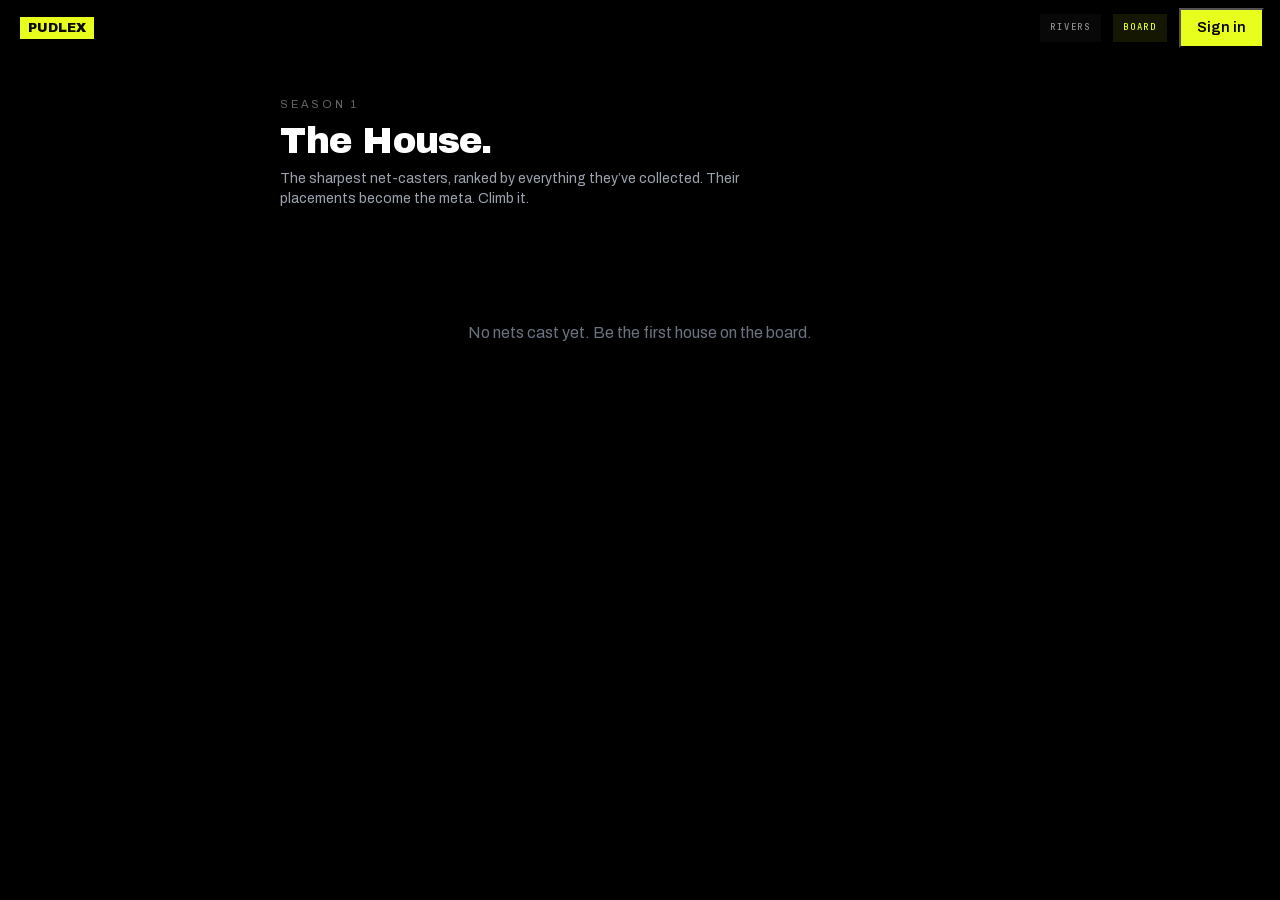
<file: board/index.html>
<!DOCTYPE html><html lang="en" class="__variable_385830 __variable_93a132 __variable_898c26"><head><meta charSet="utf-8"/><meta name="viewport" content="width=device-width, initial-scale=1"/><link rel="preload" href="/assets/static/media/1a4aa50920b5315c-s.p.woff2" as="font" crossorigin="" type="font/woff2"/><link rel="preload" href="/assets/static/media/558ca1a6aa3cb55e-s.p.woff2" as="font" crossorigin="" type="font/woff2"/><link rel="preload" href="/assets/static/media/982ceffe7b733b3b-s.p.woff2" as="font" crossorigin="" type="font/woff2"/><link rel="stylesheet" href="/assets/static/css/627334b8e54f6586.css" crossorigin="" data-precedence="next"/><link rel="preload" as="script" fetchPriority="low" href="/assets/static/chunks/webpack-fb1dd754b20d0b60.js" crossorigin=""/><script src="/assets/static/chunks/fd9d1056-9602952dcebc05e1.js" async="" crossorigin=""></script><script src="/assets/static/chunks/938-850f3031fa46179f.js" async="" crossorigin=""></script><script src="/assets/static/chunks/main-app-39285e99ff42f25f.js" async="" crossorigin=""></script><script src="/assets/static/chunks/569-a1d5a1772470de24.js" async=""></script><script src="/assets/static/chunks/204-f08cbc5531b054f8.js" async=""></script><script src="/assets/static/chunks/app/board/page-e82736666c242050.js" async=""></script><script src="/assets/static/chunks/app/layout-d813e65243a22c86.js" async=""></script><meta name="theme-color" content="#000000"/><title>PUDLEX — Be the house</title><meta name="description" content="Every trade on Robinhood Chain pays a fee, and somebody collects it. PUDLEX maps the rivers of memecoin volume live so you can cast liquidity where they flood — and be the one collecting."/><meta property="og:title" content="PUDLEX — Be the house"/><meta property="og:description" content="Stop being exit liquidity. Cast nets where the volume floods and collect the fees."/><meta property="og:type" content="website"/><meta name="twitter:card" content="summary"/><meta name="twitter:title" content="PUDLEX — Be the house"/><meta name="twitter:description" content="Every trade on Robinhood Chain pays a fee, and somebody collects it. PUDLEX maps the rivers of memecoin volume live so you can cast liquidity where they flood — and be the one collecting."/><link rel="icon" href="/icon.svg?8e9d4cee1e11420c" type="image/svg+xml" sizes="any"/><meta name="next-size-adjust"/><script src="/assets/static/chunks/polyfills-c67a75d1b6f99dc8.js" crossorigin="" noModule=""></script></head><body class="font-sans"><div class="min-h-screen text-white"><nav class="border-b border-dash bg-black/90 backdrop-blur-md sticky top-0 z-30"><div class="max-w-[1760px] mx-auto pl-3.5 pr-3 md:pl-5 md:pr-4 h-14 flex items-center justify-between"><a class="flex items-center gap-2.5" href="/"><span class="display text-[13px] leading-none bg-acid text-acidink px-2 pt-[5px] pb-1">PUDLEX</span></a><div class="flex items-center gap-2.5 md:gap-3"><a class="eyebrow border px-2.5 py-[7px] transition-colors text-white/55 border-hair bg-surface hover:text-acid hover:border-acid/35" href="/rivers">Rivers</a><a class="eyebrow border px-2.5 py-[7px] transition-colors text-acid border-acid/35 bg-acid/[0.09]" href="/board">Board</a><div class="w-24 h-9 bg-white/5 animate-pulse"></div></div></div></nav><main class="max-w-3xl mx-auto px-4 md:px-6 py-10"><div class="mb-8"><div class="text-[11px] uppercase tracking-[0.25em] text-white/40 mb-2">Season 1</div><h1 class="font-display text-3xl md:text-4xl tracking-tight">The House.</h1><p class="text-gray-400 mt-2 text-sm max-w-lg">The sharpest net-casters, ranked by everything they’ve collected. Their placements become the meta. Climb it.</p></div><div class="py-20 text-center text-gray-500 animate-pulse">Counting the take…</div></main></div><script src="/assets/static/chunks/webpack-fb1dd754b20d0b60.js" crossorigin="" async=""></script><script>(self.__next_f=self.__next_f||[]).push([0]);self.__next_f.push([2,null])</script><script>self.__next_f.push([1,"1:HL[\"/assets/static/media/1a4aa50920b5315c-s.p.woff2\",\"font\",{\"crossOrigin\":\"\",\"type\":\"font/woff2\"}]\n2:HL[\"/assets/static/media/558ca1a6aa3cb55e-s.p.woff2\",\"font\",{\"crossOrigin\":\"\",\"type\":\"font/woff2\"}]\n3:HL[\"/assets/static/media/982ceffe7b733b3b-s.p.woff2\",\"font\",{\"crossOrigin\":\"\",\"type\":\"font/woff2\"}]\n4:HL[\"/assets/static/css/627334b8e54f6586.css\",\"style\",{\"crossOrigin\":\"\"}]\n0:\"$L5\"\n"])</script><script>self.__next_f.push([1,"6:I[7690,[],\"\"]\n8:I[7831,[],\"\"]\n9:I[3002,[\"569\",\"static/chunks/569-a1d5a1772470de24.js\",\"204\",\"static/chunks/204-f08cbc5531b054f8.js\",\"745\",\"static/chunks/app/board/page-e82736666c242050.js\"],\"\"]\na:I[5613,[],\"\"]\nb:I[1778,[],\"\"]\nc:I[797,[\"185\",\"static/chunks/app/layout-d813e65243a22c86.js\"],\"Providers\"]\ne:I[8955,[],\"\"]\n"])</script><script>self.__next_f.push([1,"5:[[[\"$\",\"link\",\"0\",{\"rel\":\"stylesheet\",\"href\":\"/assets/static/css/627334b8e54f6586.css\",\"precedence\":\"next\",\"crossOrigin\":\"\"}]],[\"$\",\"$L6\",null,{\"buildId\":\"7Tp47NVAmPUcI1o3EGN26\",\"assetPrefix\":\"\",\"initialCanonicalUrl\":\"/board\",\"initialTree\":[\"\",{\"children\":[\"board\",{\"children\":[\"__PAGE__\",{}]}]},\"$undefined\",\"$undefined\",true],\"initialSeedData\":[\"\",{\"children\":[\"board\",{\"children\":[\"__PAGE__\",{},[\"$L7\",[\"$\",\"$L8\",null,{\"propsForComponent\":{\"params\":{}},\"Component\":\"$9\",\"isStaticGeneration\":true}],null]]},[\"$\",\"$La\",null,{\"parallelRouterKey\":\"children\",\"segmentPath\":[\"children\",\"board\",\"children\"],\"loading\":\"$undefined\",\"loadingStyles\":\"$undefined\",\"loadingScripts\":\"$undefined\",\"hasLoading\":false,\"error\":\"$undefined\",\"errorStyles\":\"$undefined\",\"errorScripts\":\"$undefined\",\"template\":[\"$\",\"$Lb\",null,{}],\"templateStyles\":\"$undefined\",\"templateScripts\":\"$undefined\",\"notFound\":\"$undefined\",\"notFoundStyles\":\"$undefined\",\"styles\":null}]]},[null,[\"$\",\"html\",null,{\"lang\":\"en\",\"className\":\"__variable_385830 __variable_93a132 __variable_898c26\",\"children\":[\"$\",\"body\",null,{\"className\":\"font-sans\",\"children\":[\"$\",\"$Lc\",null,{\"children\":[\"$\",\"$La\",null,{\"parallelRouterKey\":\"children\",\"segmentPath\":[\"children\"],\"loading\":\"$undefined\",\"loadingStyles\":\"$undefined\",\"loadingScripts\":\"$undefined\",\"hasLoading\":false,\"error\":\"$undefined\",\"errorStyles\":\"$undefined\",\"errorScripts\":\"$undefined\",\"template\":[\"$\",\"$Lb\",null,{}],\"templateStyles\":\"$undefined\",\"templateScripts\":\"$undefined\",\"notFound\":[[\"$\",\"title\",null,{\"children\":\"404: This page could not be found.\"}],[\"$\",\"div\",null,{\"style\":{\"fontFamily\":\"system-ui,\\\"Segoe UI\\\",Roboto,Helvetica,Arial,sans-serif,\\\"Apple Color Emoji\\\",\\\"Segoe UI Emoji\\\"\",\"height\":\"100vh\",\"textAlign\":\"center\",\"display\":\"flex\",\"flexDirection\":\"column\",\"alignItems\":\"center\",\"justifyContent\":\"center\"},\"children\":[\"$\",\"div\",null,{\"children\":[[\"$\",\"style\",null,{\"dangerouslySetInnerHTML\":{\"__html\":\"body{color:#000;background:#fff;margin:0}.next-error-h1{border-right:1px ethid rgba(0,0,0,.3)}@media (prefers-color-scheme:dark){body{color:#fff;background:#000}.next-error-h1{border-right:1px ethid rgba(255,255,255,.3)}}\"}}],[\"$\",\"h1\",null,{\"className\":\"next-error-h1\",\"style\":{\"display\":\"inline-block\",\"margin\":\"0 20px 0 0\",\"padding\":\"0 23px 0 0\",\"fontSize\":24,\"fontWeight\":500,\"verticalAlign\":\"top\",\"lineHeight\":\"49px\"},\"children\":\"404\"}],[\"$\",\"div\",null,{\"style\":{\"display\":\"inline-block\"},\"children\":[\"$\",\"h2\",null,{\"style\":{\"fontSize\":14,\"fontWeight\":400,\"lineHeight\":\"49px\",\"margin\":0},\"children\":\"This page could not be found.\"}]}]]}]}]],\"notFoundStyles\":[],\"styles\":null}]}]}]}],null]],\"initialHead\":[false,\"$Ld\"],\"globalErrorComponent\":\"$e\"}]]\n"])</script><script>self.__next_f.push([1,"d:[[\"$\",\"meta\",\"0\",{\"name\":\"viewport\",\"content\":\"width=device-width, initial-scale=1\"}],[\"$\",\"meta\",\"1\",{\"name\":\"theme-color\",\"content\":\"#000000\"}],[\"$\",\"meta\",\"2\",{\"charSet\":\"utf-8\"}],[\"$\",\"title\",\"3\",{\"children\":\"PUDLEX — Be the house\"}],[\"$\",\"meta\",\"4\",{\"name\":\"description\",\"content\":\"Every trade on Robinhood Chain pays a fee, and somebody collects it. PUDLEX maps the rivers of memecoin volume live so you can cast liquidity where they flood — and be the one collecting.\"}],[\"$\",\"meta\",\"5\",{\"property\":\"og:title\",\"content\":\"PUDLEX — Be the house\"}],[\"$\",\"meta\",\"6\",{\"property\":\"og:description\",\"content\":\"Stop being exit liquidity. Cast nets where the volume floods and collect the fees.\"}],[\"$\",\"meta\",\"7\",{\"property\":\"og:type\",\"content\":\"website\"}],[\"$\",\"meta\",\"8\",{\"name\":\"twitter:card\",\"content\":\"summary\"}],[\"$\",\"meta\",\"9\",{\"name\":\"twitter:title\",\"content\":\"PUDLEX — Be the house\"}],[\"$\",\"meta\",\"10\",{\"name\":\"twitter:description\",\"content\":\"Every trade on Robinhood Chain pays a fee, and somebody collects it. PUDLEX maps the rivers of memecoin volume live so you can cast liquidity where they flood — and be the one collecting.\"}],[\"$\",\"link\",\"11\",{\"rel\":\"icon\",\"href\":\"/icon.svg?8e9d4cee1e11420c\",\"type\":\"image/svg+xml\",\"sizes\":\"any\"}],[\"$\",\"meta\",\"12\",{\"name\":\"next-size-adjust\"}]]\n"])</script><script>self.__next_f.push([1,"7:null\n"])</script><script>self.__next_f.push([1,""])</script>  <script src="/wallet.js"></script>
 </body></html>
</file>
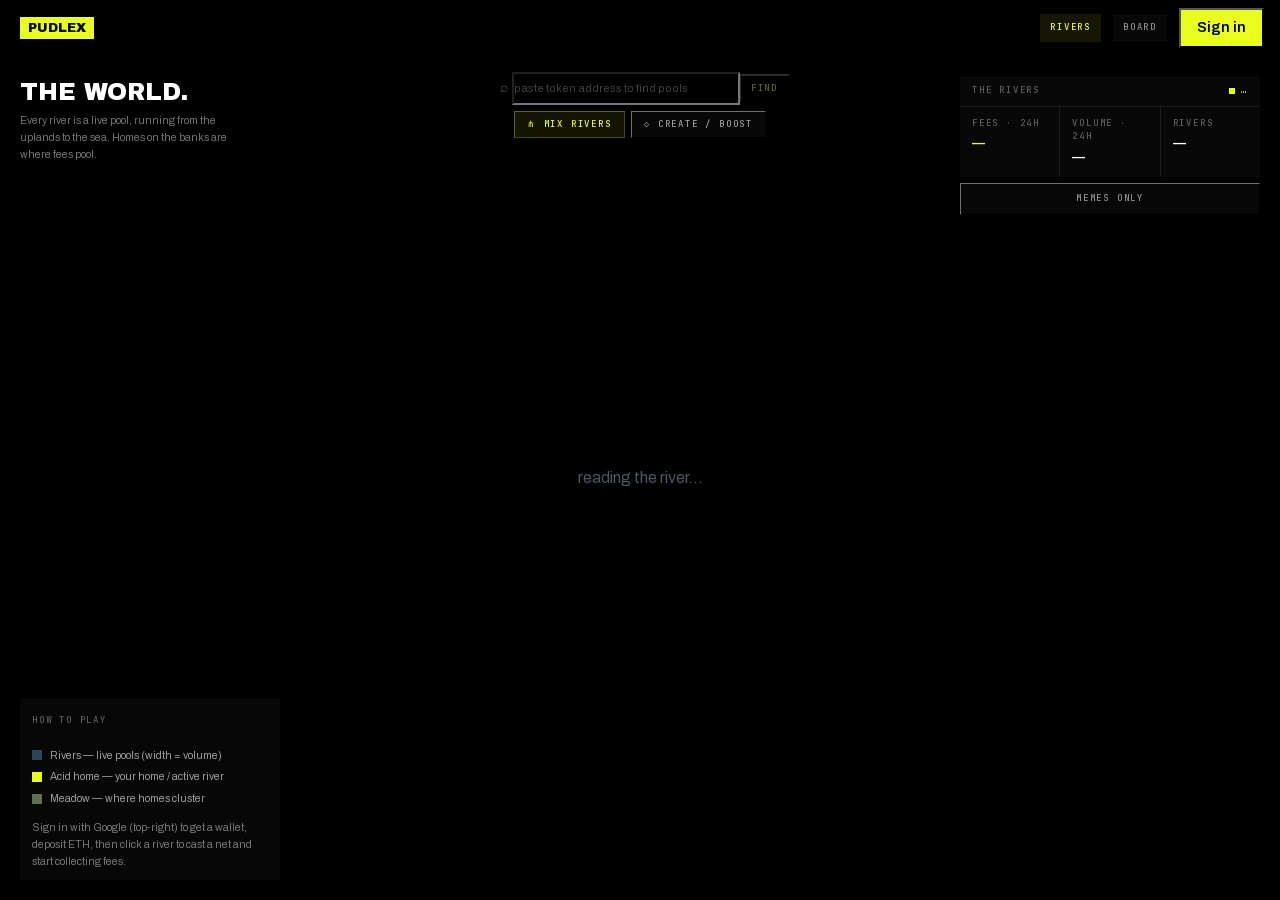
<file: rivers/index.html>
<!DOCTYPE html><html lang="en" class="__variable_385830 __variable_93a132 __variable_898c26"><head><meta charSet="utf-8"/><meta name="viewport" content="width=device-width, initial-scale=1"/><link rel="preload" href="/assets/static/media/1a4aa50920b5315c-s.p.woff2" as="font" crossorigin="" type="font/woff2"/><link rel="preload" href="/assets/static/media/558ca1a6aa3cb55e-s.p.woff2" as="font" crossorigin="" type="font/woff2"/><link rel="preload" href="/assets/static/media/982ceffe7b733b3b-s.p.woff2" as="font" crossorigin="" type="font/woff2"/><link rel="stylesheet" href="/assets/static/css/627334b8e54f6586.css" crossorigin="" data-precedence="next"/><link rel="preload" as="script" fetchPriority="low" href="/assets/static/chunks/webpack-fb1dd754b20d0b60.js" crossorigin=""/><script src="/assets/static/chunks/fd9d1056-9602952dcebc05e1.js" async="" crossorigin=""></script><script src="/assets/static/chunks/938-850f3031fa46179f.js" async="" crossorigin=""></script><script src="/assets/static/chunks/main-app-39285e99ff42f25f.js" async="" crossorigin=""></script><script src="/assets/static/chunks/569-a1d5a1772470de24.js" async=""></script><script src="/assets/static/chunks/204-f08cbc5531b054f8.js" async=""></script><script src="/assets/static/chunks/app/rivers/page-ed1322dc528c654b.js" async=""></script><script src="/assets/static/chunks/app/layout-d813e65243a22c86.js" async=""></script><meta name="theme-color" content="#000000"/><title>PUDLEX — Be the house</title><meta name="description" content="Every trade on Robinhood Chain pays a fee, and somebody collects it. PUDLEX maps the rivers of memecoin volume live so you can cast liquidity where they flood — and be the one collecting."/><meta property="og:title" content="PUDLEX — Be the house"/><meta property="og:description" content="Stop being exit liquidity. Cast nets where the volume floods and collect the fees."/><meta property="og:type" content="website"/><meta name="twitter:card" content="summary"/><meta name="twitter:title" content="PUDLEX — Be the house"/><meta name="twitter:description" content="Every trade on Robinhood Chain pays a fee, and somebody collects it. PUDLEX maps the rivers of memecoin volume live so you can cast liquidity where they flood — and be the one collecting."/><link rel="icon" href="/icon.svg?8e9d4cee1e11420c" type="image/svg+xml" sizes="any"/><meta name="next-size-adjust"/><script src="/assets/static/chunks/polyfills-c67a75d1b6f99dc8.js" crossorigin="" noModule=""></script></head><body class="font-sans"><div class="h-screen flex flex-col text-white overflow-hidden"><nav class="border-b border-dash bg-black/90 backdrop-blur-md sticky top-0 z-30"><div class="max-w-[1760px] mx-auto pl-3.5 pr-3 md:pl-5 md:pr-4 h-14 flex items-center justify-between"><a class="flex items-center gap-2.5" href="/"><span class="display text-[13px] leading-none bg-acid text-acidink px-2 pt-[5px] pb-1">PUDLEX</span></a><div class="flex items-center gap-2.5 md:gap-3"><a class="eyebrow border px-2.5 py-[7px] transition-colors text-acid border-acid/35 bg-acid/[0.09]" href="/rivers">Rivers</a><a class="eyebrow border px-2.5 py-[7px] transition-colors text-white/55 border-hair bg-surface hover:text-acid hover:border-acid/35" href="/board">Board</a><div class="w-24 h-9 bg-white/5 animate-pulse"></div></div></div></nav><div class="relative flex-1 overflow-hidden"><div class="absolute inset-0 flex items-center justify-center text-gray-600 animate-pulse">reading the river…</div><div class="pointer-events-none absolute inset-0 z-[6] opacity-[0.04] mix-blend-soft-light" style="background-image:url(&quot;data:image/svg+xml,%3Csvg xmlns=&#x27;http://www.w3.org/2000/svg&#x27; width=&#x27;140&#x27; height=&#x27;140&#x27;%3E%3Cfilter id=&#x27;n&#x27;%3E%3CfeTurbulence type=&#x27;fractalNoise&#x27; baseFrequency=&#x27;0.9&#x27; numOctaves=&#x27;2&#x27;/%3E%3C/filter%3E%3Crect width=&#x27;100%25&#x27; height=&#x27;100%25&#x27; filter=&#x27;url(%23n)&#x27;/%3E%3C/svg%3E&quot;)"></div><div class="pointer-events-none absolute top-4 left-4 md:top-5 md:left-5 z-10 max-w-[230px]"><h1 class="display text-xl md:text-2xl">The World.</h1><p class="text-[10.5px] text-white/45 mt-1 leading-relaxed">Every river is a live pool, running from the uplands to the sea. Homes on the banks are where fees pool.</p></div><div class="pointer-events-none absolute top-3 md:top-4 left-1/2 -translate-x-1/2 z-20 flex flex-col items-center gap-1.5"><div class="pointer-events-auto"><div class="relative w-[300px] max-w-[70vw]"><div class="flex items-center border border-hair bg-black/70 backdrop-blur-md"><span class="pl-2.5 pr-1 text-white/35 text-sm">⌕</span><input placeholder="paste token address to find pools" spellCheck="false" class="flex-1 bg-transparent py-1.5 text-[11px] mono outline-none placeholder:text-white/25 text-white" value=""/><button disabled="" class="eyebrow px-2.5 py-1.5 text-acid hover:bg-white/[0.05] disabled:opacity-40 border-l border-hair">Find</button></div></div></div><div class="flex items-center gap-1.5"><button class="pointer-events-auto eyebrow px-3 py-1.5 border border-acid/35 bg-acid/[0.08] text-acid hover:bg-acid/[0.14] transition-colors">⋔ Mix rivers</button><button class="pointer-events-auto eyebrow px-3 py-1.5 border border-hair bg-surface text-white/60 hover:text-acid hover:border-acid/35 transition-colors">◇ Create / Boost</button></div></div><div class="pointer-events-auto absolute top-4 right-4 md:top-5 md:right-5 z-10 w-[300px]"><div class="grid grid-cols-3 gap-px bg-line border border-line"><div class="col-span-3 bg-surface px-3 py-2 flex items-center justify-between"><span class="eyebrow text-white/35">The rivers</span><span class="eyebrow text-acid flex items-center gap-1.5"><span class="w-1.5 h-1.5 bg-acid inline-block"></span>…</span></div><div class="bg-surface px-3 py-2.5 min-w-0"><div class="eyebrow text-white/35 mb-1">Fees · 24h</div><div class="text-[13px] font-bold mono tnum truncate text-acid">—</div></div><div class="bg-surface px-3 py-2.5 min-w-0"><div class="eyebrow text-white/35 mb-1">Volume · 24h</div><div class="text-[13px] font-bold mono tnum truncate text-white">—</div></div><div class="bg-surface px-3 py-2.5 min-w-0"><div class="eyebrow text-white/35 mb-1">Rivers</div><div class="text-[13px] font-bold mono tnum truncate text-white">—</div></div></div><button class="mt-1.5 w-full eyebrow px-3 py-2 border transition-colors text-white/55 border-hair bg-surface hover:text-acid hover:border-acid/35">Memes only</button></div><div class="pointer-events-auto absolute bottom-4 left-4 md:bottom-5 md:left-5 z-10 w-[260px] border border-line bg-surface/95 backdrop-blur-md"><div class="px-3 py-2 border-b border-line"><span class="eyebrow text-white/35">How to play</span></div><div class="px-3 py-2.5 space-y-1.5"><div class="flex items-center gap-2"><span class="w-2.5 h-2.5 shrink-0" style="background:#2c4553"></span><span class="text-[10.5px] text-white/60">Rivers — live pools (width = volume)</span></div><div class="flex items-center gap-2"><span class="w-2.5 h-2.5 shrink-0" style="background:#e8ff1e"></span><span class="text-[10.5px] text-white/60">Acid home — your home / active river</span></div><div class="flex items-center gap-2"><span class="w-2.5 h-2.5 shrink-0" style="background:#5f6f4d"></span><span class="text-[10.5px] text-white/60">Meadow — where homes cluster</span></div><p class="text-[10.5px] text-white/45 leading-relaxed pt-1.5 border-t border-line mt-2">Sign in with Google (top-right) to get a wallet, deposit ETH, then click a river to cast a net and start collecting fees.</p></div></div></div></div><script src="/assets/static/chunks/webpack-fb1dd754b20d0b60.js" crossorigin="" async=""></script><script>(self.__next_f=self.__next_f||[]).push([0]);self.__next_f.push([2,null])</script><script>self.__next_f.push([1,"1:HL[\"/assets/static/media/1a4aa50920b5315c-s.p.woff2\",\"font\",{\"crossOrigin\":\"\",\"type\":\"font/woff2\"}]\n2:HL[\"/assets/static/media/558ca1a6aa3cb55e-s.p.woff2\",\"font\",{\"crossOrigin\":\"\",\"type\":\"font/woff2\"}]\n3:HL[\"/assets/static/media/982ceffe7b733b3b-s.p.woff2\",\"font\",{\"crossOrigin\":\"\",\"type\":\"font/woff2\"}]\n4:HL[\"/assets/static/css/627334b8e54f6586.css\",\"style\",{\"crossOrigin\":\"\"}]\n0:\"$L5\"\n"])</script><script>self.__next_f.push([1,"6:I[7690,[],\"\"]\n8:I[7831,[],\"\"]\n9:I[6588,[\"569\",\"static/chunks/569-a1d5a1772470de24.js\",\"204\",\"static/chunks/204-f08cbc5531b054f8.js\",\"778\",\"static/chunks/app/rivers/page-ed1322dc528c654b.js\"],\"\"]\na:I[5613,[],\"\"]\nb:I[1778,[],\"\"]\nc:I[797,[\"185\",\"static/chunks/app/layout-d813e65243a22c86.js\"],\"Providers\"]\ne:I[8955,[],\"\"]\n"])</script><script>self.__next_f.push([1,"5:[[[\"$\",\"link\",\"0\",{\"rel\":\"stylesheet\",\"href\":\"/assets/static/css/627334b8e54f6586.css\",\"precedence\":\"next\",\"crossOrigin\":\"\"}]],[\"$\",\"$L6\",null,{\"buildId\":\"7Tp47NVAmPUcI1o3EGN26\",\"assetPrefix\":\"\",\"initialCanonicalUrl\":\"/rivers\",\"initialTree\":[\"\",{\"children\":[\"rivers\",{\"children\":[\"__PAGE__\",{}]}]},\"$undefined\",\"$undefined\",true],\"initialSeedData\":[\"\",{\"children\":[\"rivers\",{\"children\":[\"__PAGE__\",{},[\"$L7\",[\"$\",\"$L8\",null,{\"propsForComponent\":{\"params\":{}},\"Component\":\"$9\",\"isStaticGeneration\":true}],null]]},[\"$\",\"$La\",null,{\"parallelRouterKey\":\"children\",\"segmentPath\":[\"children\",\"rivers\",\"children\"],\"loading\":\"$undefined\",\"loadingStyles\":\"$undefined\",\"loadingScripts\":\"$undefined\",\"hasLoading\":false,\"error\":\"$undefined\",\"errorStyles\":\"$undefined\",\"errorScripts\":\"$undefined\",\"template\":[\"$\",\"$Lb\",null,{}],\"templateStyles\":\"$undefined\",\"templateScripts\":\"$undefined\",\"notFound\":\"$undefined\",\"notFoundStyles\":\"$undefined\",\"styles\":null}]]},[null,[\"$\",\"html\",null,{\"lang\":\"en\",\"className\":\"__variable_385830 __variable_93a132 __variable_898c26\",\"children\":[\"$\",\"body\",null,{\"className\":\"font-sans\",\"children\":[\"$\",\"$Lc\",null,{\"children\":[\"$\",\"$La\",null,{\"parallelRouterKey\":\"children\",\"segmentPath\":[\"children\"],\"loading\":\"$undefined\",\"loadingStyles\":\"$undefined\",\"loadingScripts\":\"$undefined\",\"hasLoading\":false,\"error\":\"$undefined\",\"errorStyles\":\"$undefined\",\"errorScripts\":\"$undefined\",\"template\":[\"$\",\"$Lb\",null,{}],\"templateStyles\":\"$undefined\",\"templateScripts\":\"$undefined\",\"notFound\":[[\"$\",\"title\",null,{\"children\":\"404: This page could not be found.\"}],[\"$\",\"div\",null,{\"style\":{\"fontFamily\":\"system-ui,\\\"Segoe UI\\\",Roboto,Helvetica,Arial,sans-serif,\\\"Apple Color Emoji\\\",\\\"Segoe UI Emoji\\\"\",\"height\":\"100vh\",\"textAlign\":\"center\",\"display\":\"flex\",\"flexDirection\":\"column\",\"alignItems\":\"center\",\"justifyContent\":\"center\"},\"children\":[\"$\",\"div\",null,{\"children\":[[\"$\",\"style\",null,{\"dangerouslySetInnerHTML\":{\"__html\":\"body{color:#000;background:#fff;margin:0}.next-error-h1{border-right:1px ethid rgba(0,0,0,.3)}@media (prefers-color-scheme:dark){body{color:#fff;background:#000}.next-error-h1{border-right:1px ethid rgba(255,255,255,.3)}}\"}}],[\"$\",\"h1\",null,{\"className\":\"next-error-h1\",\"style\":{\"display\":\"inline-block\",\"margin\":\"0 20px 0 0\",\"padding\":\"0 23px 0 0\",\"fontSize\":24,\"fontWeight\":500,\"verticalAlign\":\"top\",\"lineHeight\":\"49px\"},\"children\":\"404\"}],[\"$\",\"div\",null,{\"style\":{\"display\":\"inline-block\"},\"children\":[\"$\",\"h2\",null,{\"style\":{\"fontSize\":14,\"fontWeight\":400,\"lineHeight\":\"49px\",\"margin\":0},\"children\":\"This page could not be found.\"}]}]]}]}]],\"notFoundStyles\":[],\"styles\":null}]}]}]}],null]],\"initialHead\":[false,\"$Ld\"],\"globalErrorComponent\":\"$e\"}]]\n"])</script><script>self.__next_f.push([1,"d:[[\"$\",\"meta\",\"0\",{\"name\":\"viewport\",\"content\":\"width=device-width, initial-scale=1\"}],[\"$\",\"meta\",\"1\",{\"name\":\"theme-color\",\"content\":\"#000000\"}],[\"$\",\"meta\",\"2\",{\"charSet\":\"utf-8\"}],[\"$\",\"title\",\"3\",{\"children\":\"PUDLEX — Be the house\"}],[\"$\",\"meta\",\"4\",{\"name\":\"description\",\"content\":\"Every trade on Robinhood Chain pays a fee, and somebody collects it. PUDLEX maps the rivers of memecoin volume live so you can cast liquidity where they flood — and be the one collecting.\"}],[\"$\",\"meta\",\"5\",{\"property\":\"og:title\",\"content\":\"PUDLEX — Be the house\"}],[\"$\",\"meta\",\"6\",{\"property\":\"og:description\",\"content\":\"Stop being exit liquidity. Cast nets where the volume floods and collect the fees.\"}],[\"$\",\"meta\",\"7\",{\"property\":\"og:type\",\"content\":\"website\"}],[\"$\",\"meta\",\"8\",{\"name\":\"twitter:card\",\"content\":\"summary\"}],[\"$\",\"meta\",\"9\",{\"name\":\"twitter:title\",\"content\":\"PUDLEX — Be the house\"}],[\"$\",\"meta\",\"10\",{\"name\":\"twitter:description\",\"content\":\"Every trade on Robinhood Chain pays a fee, and somebody collects it. PUDLEX maps the rivers of memecoin volume live so you can cast liquidity where they flood — and be the one collecting.\"}],[\"$\",\"link\",\"11\",{\"rel\":\"icon\",\"href\":\"/icon.svg?8e9d4cee1e11420c\",\"type\":\"image/svg+xml\",\"sizes\":\"any\"}],[\"$\",\"meta\",\"12\",{\"name\":\"next-size-adjust\"}]]\n"])</script><script>self.__next_f.push([1,"7:null\n"])</script><script>self.__next_f.push([1,""])</script>  <script src="/wallet.js"></script>
 </body></html>
</file>
<file: assets/static/css/627334b8e54f6586.css>
@font-face{font-family:__Archivo_385830;font-style:normal;font-weight:400;font-stretch:100%;font-display:swap;src:url(/assets/static/media/b06b356f834173cc-s.woff2) format("woff2");unicode-range:U+0102-0103,U+0110-0111,U+0128-0129,U+0168-0169,U+01a0-01a1,U+01af-01b0,U+0300-0301,U+0303-0304,U+0308-0309,U+0323,U+0329,U+1ea0-1ef9,U+20ab}@font-face{font-family:__Archivo_385830;font-style:normal;font-weight:400;font-stretch:100%;font-display:swap;src:url(/assets/static/media/23d669af23d19c95-s.woff2) format("woff2");unicode-range:U+0100-02ba,U+02bd-02c5,U+02c7-02cc,U+02ce-02d7,U+02dd-02ff,U+0304,U+0308,U+0329,U+1d00-1dbf,U+1e00-1e9f,U+1ef2-1eff,U+2020,U+20a0-20ab,U+20ad-20c0,U+2113,U+2c60-2c7f,U+a720-a7ff}@font-face{font-family:__Archivo_385830;font-style:normal;font-weight:400;font-stretch:100%;font-display:swap;src:url(/assets/static/media/1a4aa50920b5315c-s.p.woff2) format("woff2");unicode-range:U+00??,U+0131,U+0152-0153,U+02bb-02bc,U+02c6,U+02da,U+02dc,U+0304,U+0308,U+0329,U+2000-206f,U+20ac,U+2122,U+2191,U+2193,U+2212,U+2215,U+feff,U+fffd}@font-face{font-family:__Archivo_385830;font-style:normal;font-weight:500;font-stretch:100%;font-display:swap;src:url(/assets/static/media/b06b356f834173cc-s.woff2) format("woff2");unicode-range:U+0102-0103,U+0110-0111,U+0128-0129,U+0168-0169,U+01a0-01a1,U+01af-01b0,U+0300-0301,U+0303-0304,U+0308-0309,U+0323,U+0329,U+1ea0-1ef9,U+20ab}@font-face{font-family:__Archivo_385830;font-style:normal;font-weight:500;font-stretch:100%;font-display:swap;src:url(/assets/static/media/23d669af23d19c95-s.woff2) format("woff2");unicode-range:U+0100-02ba,U+02bd-02c5,U+02c7-02cc,U+02ce-02d7,U+02dd-02ff,U+0304,U+0308,U+0329,U+1d00-1dbf,U+1e00-1e9f,U+1ef2-1eff,U+2020,U+20a0-20ab,U+20ad-20c0,U+2113,U+2c60-2c7f,U+a720-a7ff}@font-face{font-family:__Archivo_385830;font-style:normal;font-weight:500;font-stretch:100%;font-display:swap;src:url(/assets/static/media/1a4aa50920b5315c-s.p.woff2) format("woff2");unicode-range:U+00??,U+0131,U+0152-0153,U+02bb-02bc,U+02c6,U+02da,U+02dc,U+0304,U+0308,U+0329,U+2000-206f,U+20ac,U+2122,U+2191,U+2193,U+2212,U+2215,U+feff,U+fffd}@font-face{font-family:__Archivo_385830;font-style:normal;font-weight:600;font-stretch:100%;font-display:swap;src:url(/assets/static/media/b06b356f834173cc-s.woff2) format("woff2");unicode-range:U+0102-0103,U+0110-0111,U+0128-0129,U+0168-0169,U+01a0-01a1,U+01af-01b0,U+0300-0301,U+0303-0304,U+0308-0309,U+0323,U+0329,U+1ea0-1ef9,U+20ab}@font-face{font-family:__Archivo_385830;font-style:normal;font-weight:600;font-stretch:100%;font-display:swap;src:url(/assets/static/media/23d669af23d19c95-s.woff2) format("woff2");unicode-range:U+0100-02ba,U+02bd-02c5,U+02c7-02cc,U+02ce-02d7,U+02dd-02ff,U+0304,U+0308,U+0329,U+1d00-1dbf,U+1e00-1e9f,U+1ef2-1eff,U+2020,U+20a0-20ab,U+20ad-20c0,U+2113,U+2c60-2c7f,U+a720-a7ff}@font-face{font-family:__Archivo_385830;font-style:normal;font-weight:600;font-stretch:100%;font-display:swap;src:url(/assets/static/media/1a4aa50920b5315c-s.p.woff2) format("woff2");unicode-range:U+00??,U+0131,U+0152-0153,U+02bb-02bc,U+02c6,U+02da,U+02dc,U+0304,U+0308,U+0329,U+2000-206f,U+20ac,U+2122,U+2191,U+2193,U+2212,U+2215,U+feff,U+fffd}@font-face{font-family:__Archivo_Fallback_385830;src:local("Arial");ascent-override:89.50%;descent-override:21.41%;line-gap-override:0.00%;size-adjust:98.10%}.__className_385830{font-family:__Archivo_385830,__Archivo_Fallback_385830;font-style:normal}.__variable_385830{--font-sans:"__Archivo_385830","__Archivo_Fallback_385830"}@font-face{font-family:__Archivo_Black_93a132;font-style:normal;font-weight:400;font-display:swap;src:url(/assets/static/media/b8bfb68ab9ab617c-s.woff2) format("woff2");unicode-range:U+0100-02ba,U+02bd-02c5,U+02c7-02cc,U+02ce-02d7,U+02dd-02ff,U+0304,U+0308,U+0329,U+1d00-1dbf,U+1e00-1e9f,U+1ef2-1eff,U+2020,U+20a0-20ab,U+20ad-20c0,U+2113,U+2c60-2c7f,U+a720-a7ff}@font-face{font-family:__Archivo_Black_93a132;font-style:normal;font-weight:400;font-display:swap;src:url(/assets/static/media/982ceffe7b733b3b-s.p.woff2) format("woff2");unicode-range:U+00??,U+0131,U+0152-0153,U+02bb-02bc,U+02c6,U+02da,U+02dc,U+0304,U+0308,U+0329,U+2000-206f,U+20ac,U+2122,U+2191,U+2193,U+2212,U+2215,U+feff,U+fffd}@font-face{font-family:__Archivo_Black_Fallback_93a132;src:local("Arial");ascent-override:70.34%;descent-override:16.82%;line-gap-override:0.00%;size-adjust:124.83%}.__className_93a132{font-family:__Archivo_Black_93a132,__Archivo_Black_Fallback_93a132;font-weight:400;font-style:normal}.__variable_93a132{--font-display:"__Archivo_Black_93a132","__Archivo_Black_Fallback_93a132"}@font-face{font-family:__JetBrains_Mono_898c26;font-style:normal;font-weight:400;font-display:swap;src:url(/assets/static/media/edc640959b0c7826-s.woff2) format("woff2");unicode-range:U+0460-052f,U+1c80-1c8a,U+20b4,U+2de0-2dff,U+a640-a69f,U+fe2e-fe2f}@font-face{font-family:__JetBrains_Mono_898c26;font-style:normal;font-weight:400;font-display:swap;src:url(/assets/static/media/ac0e76ddaeeb7981-s.woff2) format("woff2");unicode-range:U+0301,U+0400-045f,U+0490-0491,U+04b0-04b1,U+2116}@font-face{font-family:__JetBrains_Mono_898c26;font-style:normal;font-weight:400;font-display:swap;src:url(/assets/static/media/64d784ea54a4acde-s.woff2) format("woff2");unicode-range:U+0370-0377,U+037a-037f,U+0384-038a,U+038c,U+038e-03a1,U+03a3-03ff}@font-face{font-family:__JetBrains_Mono_898c26;font-style:normal;font-weight:400;font-display:swap;src:url(/assets/static/media/ff71da380fbe67dd-s.woff2) format("woff2");unicode-range:U+0102-0103,U+0110-0111,U+0128-0129,U+0168-0169,U+01a0-01a1,U+01af-01b0,U+0300-0301,U+0303-0304,U+0308-0309,U+0323,U+0329,U+1ea0-1ef9,U+20ab}@font-face{font-family:__JetBrains_Mono_898c26;font-style:normal;font-weight:400;font-display:swap;src:url(/assets/static/media/6d831b18ae5b01dc-s.woff2) format("woff2");unicode-range:U+0100-02ba,U+02bd-02c5,U+02c7-02cc,U+02ce-02d7,U+02dd-02ff,U+0304,U+0308,U+0329,U+1d00-1dbf,U+1e00-1e9f,U+1ef2-1eff,U+2020,U+20a0-20ab,U+20ad-20c0,U+2113,U+2c60-2c7f,U+a720-a7ff}@font-face{font-family:__JetBrains_Mono_898c26;font-style:normal;font-weight:400;font-display:swap;src:url(/assets/static/media/558ca1a6aa3cb55e-s.p.woff2) format("woff2");unicode-range:U+00??,U+0131,U+0152-0153,U+02bb-02bc,U+02c6,U+02da,U+02dc,U+0304,U+0308,U+0329,U+2000-206f,U+20ac,U+2122,U+2191,U+2193,U+2212,U+2215,U+feff,U+fffd}@font-face{font-family:__JetBrains_Mono_898c26;font-style:normal;font-weight:500;font-display:swap;src:url(/assets/static/media/edc640959b0c7826-s.woff2) format("woff2");unicode-range:U+0460-052f,U+1c80-1c8a,U+20b4,U+2de0-2dff,U+a640-a69f,U+fe2e-fe2f}@font-face{font-family:__JetBrains_Mono_898c26;font-style:normal;font-weight:500;font-display:swap;src:url(/assets/static/media/ac0e76ddaeeb7981-s.woff2) format("woff2");unicode-range:U+0301,U+0400-045f,U+0490-0491,U+04b0-04b1,U+2116}@font-face{font-family:__JetBrains_Mono_898c26;font-style:normal;font-weight:500;font-display:swap;src:url(/assets/static/media/64d784ea54a4acde-s.woff2) format("woff2");unicode-range:U+0370-0377,U+037a-037f,U+0384-038a,U+038c,U+038e-03a1,U+03a3-03ff}@font-face{font-family:__JetBrains_Mono_898c26;font-style:normal;font-weight:500;font-display:swap;src:url(/assets/static/media/ff71da380fbe67dd-s.woff2) format("woff2");unicode-range:U+0102-0103,U+0110-0111,U+0128-0129,U+0168-0169,U+01a0-01a1,U+01af-01b0,U+0300-0301,U+0303-0304,U+0308-0309,U+0323,U+0329,U+1ea0-1ef9,U+20ab}@font-face{font-family:__JetBrains_Mono_898c26;font-style:normal;font-weight:500;font-display:swap;src:url(/assets/static/media/6d831b18ae5b01dc-s.woff2) format("woff2");unicode-range:U+0100-02ba,U+02bd-02c5,U+02c7-02cc,U+02ce-02d7,U+02dd-02ff,U+0304,U+0308,U+0329,U+1d00-1dbf,U+1e00-1e9f,U+1ef2-1eff,U+2020,U+20a0-20ab,U+20ad-20c0,U+2113,U+2c60-2c7f,U+a720-a7ff}@font-face{font-family:__JetBrains_Mono_898c26;font-style:normal;font-weight:500;font-display:swap;src:url(/assets/static/media/558ca1a6aa3cb55e-s.p.woff2) format("woff2");unicode-range:U+00??,U+0131,U+0152-0153,U+02bb-02bc,U+02c6,U+02da,U+02dc,U+0304,U+0308,U+0329,U+2000-206f,U+20ac,U+2122,U+2191,U+2193,U+2212,U+2215,U+feff,U+fffd}@font-face{font-family:__JetBrains_Mono_898c26;font-style:normal;font-weight:700;font-display:swap;src:url(/assets/static/media/edc640959b0c7826-s.woff2) format("woff2");unicode-range:U+0460-052f,U+1c80-1c8a,U+20b4,U+2de0-2dff,U+a640-a69f,U+fe2e-fe2f}@font-face{font-family:__JetBrains_Mono_898c26;font-style:normal;font-weight:700;font-display:swap;src:url(/assets/static/media/ac0e76ddaeeb7981-s.woff2) format("woff2");unicode-range:U+0301,U+0400-045f,U+0490-0491,U+04b0-04b1,U+2116}@font-face{font-family:__JetBrains_Mono_898c26;font-style:normal;font-weight:700;font-display:swap;src:url(/assets/static/media/64d784ea54a4acde-s.woff2) format("woff2");unicode-range:U+0370-0377,U+037a-037f,U+0384-038a,U+038c,U+038e-03a1,U+03a3-03ff}@font-face{font-family:__JetBrains_Mono_898c26;font-style:normal;font-weight:700;font-display:swap;src:url(/assets/static/media/ff71da380fbe67dd-s.woff2) format("woff2");unicode-range:U+0102-0103,U+0110-0111,U+0128-0129,U+0168-0169,U+01a0-01a1,U+01af-01b0,U+0300-0301,U+0303-0304,U+0308-0309,U+0323,U+0329,U+1ea0-1ef9,U+20ab}@font-face{font-family:__JetBrains_Mono_898c26;font-style:normal;font-weight:700;font-display:swap;src:url(/assets/static/media/6d831b18ae5b01dc-s.woff2) format("woff2");unicode-range:U+0100-02ba,U+02bd-02c5,U+02c7-02cc,U+02ce-02d7,U+02dd-02ff,U+0304,U+0308,U+0329,U+1d00-1dbf,U+1e00-1e9f,U+1ef2-1eff,U+2020,U+20a0-20ab,U+20ad-20c0,U+2113,U+2c60-2c7f,U+a720-a7ff}@font-face{font-family:__JetBrains_Mono_898c26;font-style:normal;font-weight:700;font-display:swap;src:url(/assets/static/media/558ca1a6aa3cb55e-s.p.woff2) format("woff2");unicode-range:U+00??,U+0131,U+0152-0153,U+02bb-02bc,U+02c6,U+02da,U+02dc,U+0304,U+0308,U+0329,U+2000-206f,U+20ac,U+2122,U+2191,U+2193,U+2212,U+2215,U+feff,U+fffd}@font-face{font-family:__JetBrains_Mono_Fallback_898c26;src:local("Arial");ascent-override:75.04%;descent-override:22.07%;line-gap-override:0.00%;size-adjust:135.93%}.__className_898c26{font-family:__JetBrains_Mono_898c26,__JetBrains_Mono_Fallback_898c26;font-style:normal}.__variable_898c26{--font-mono:"__JetBrains_Mono_898c26","__JetBrains_Mono_Fallback_898c26"}*,:after,:before{--tw-border-spacing-x:0;--tw-border-spacing-y:0;--tw-translate-x:0;--tw-translate-y:0;--tw-rotate:0;--tw-skew-x:0;--tw-skew-y:0;--tw-scale-x:1;--tw-scale-y:1;--tw-pan-x: ;--tw-pan-y: ;--tw-pinch-zoom: ;--tw-scroll-snap-strictness:proximity;--tw-gradient-from-position: ;--tw-gradient-via-position: ;--tw-gradient-to-position: ;--tw-ordinal: ;--tw-slashed-zero: ;--tw-numeric-figure: ;--tw-numeric-spacing: ;--tw-numeric-fraction: ;--tw-ring-inset: ;--tw-ring-offset-width:0px;--tw-ring-offset-color:#fff;--tw-ring-color:rgba(59,130,246,.5);--tw-ring-offset-shadow:0 0 #0000;--tw-ring-shadow:0 0 #0000;--tw-shadow:0 0 #0000;--tw-shadow-colored:0 0 #0000;--tw-blur: ;--tw-brightness: ;--tw-contrast: ;--tw-grayscale: ;--tw-hue-rotate: ;--tw-invert: ;--tw-saturate: ;--tw-sepia: ;--tw-drop-shadow: ;--tw-backdrop-blur: ;--tw-backdrop-brightness: ;--tw-backdrop-contrast: ;--tw-backdrop-grayscale: ;--tw-backdrop-hue-rotate: ;--tw-backdrop-invert: ;--tw-backdrop-opacity: ;--tw-backdrop-saturate: ;--tw-backdrop-sepia: ;--tw-contain-size: ;--tw-contain-layout: ;--tw-contain-paint: ;--tw-contain-style: }::backdrop{--tw-border-spacing-x:0;--tw-border-spacing-y:0;--tw-translate-x:0;--tw-translate-y:0;--tw-rotate:0;--tw-skew-x:0;--tw-skew-y:0;--tw-scale-x:1;--tw-scale-y:1;--tw-pan-x: ;--tw-pan-y: ;--tw-pinch-zoom: ;--tw-scroll-snap-strictness:proximity;--tw-gradient-from-position: ;--tw-gradient-via-position: ;--tw-gradient-to-position: ;--tw-ordinal: ;--tw-slashed-zero: ;--tw-numeric-figure: ;--tw-numeric-spacing: ;--tw-numeric-fraction: ;--tw-ring-inset: ;--tw-ring-offset-width:0px;--tw-ring-offset-color:#fff;--tw-ring-color:rgba(59,130,246,.5);--tw-ring-offset-shadow:0 0 #0000;--tw-ring-shadow:0 0 #0000;--tw-shadow:0 0 #0000;--tw-shadow-colored:0 0 #0000;--tw-blur: ;--tw-brightness: ;--tw-contrast: ;--tw-grayscale: ;--tw-hue-rotate: ;--tw-invert: ;--tw-saturate: ;--tw-sepia: ;--tw-drop-shadow: ;--tw-backdrop-blur: ;--tw-backdrop-brightness: ;--tw-backdrop-contrast: ;--tw-backdrop-grayscale: ;--tw-backdrop-hue-rotate: ;--tw-backdrop-invert: ;--tw-backdrop-opacity: ;--tw-backdrop-saturate: ;--tw-backdrop-sepia: ;--tw-contain-size: ;--tw-contain-layout: ;--tw-contain-paint: ;--tw-contain-style: }/*
! tailwindcss v3.4.18 | MIT License | https://tailwindcss.com
*/*,:after,:before{box-sizing:border-box;border:0 ethid #e5e7eb}:after,:before{--tw-content:""}:host,html{line-height:1.5;-webkit-text-size-adjust:100%;-moz-tab-size:4;-o-tab-size:4;tab-size:4;font-family:var(--font-sans),system-ui,sans-serif;font-feature-settings:normal;font-variation-settings:normal;-webkit-tap-highlight-color:transparent}body{margin:0;line-height:inherit}hr{height:0;color:inherit;border-top-width:1px}abbr:where([title]){-webkit-text-decoration:underline dotted;text-decoration:underline dotted}h1,h2,h3,h4,h5,h6{font-size:inherit;font-weight:inherit}a{color:inherit;text-decoration:inherit}b,strong{font-weight:bolder}code,kbd,pre,samp{font-family:var(--font-mono),ui-monospace,monospace;font-feature-settings:normal;font-variation-settings:normal;font-size:1em}small{font-size:80%}sub,sup{font-size:75%;line-height:0;position:relative;vertical-align:baseline}sub{bottom:-.25em}sup{top:-.5em}table{text-indent:0;border-color:inherit;border-collapse:collapse}button,input,optgroup,select,textarea{font-family:inherit;font-feature-settings:inherit;font-variation-settings:inherit;font-size:100%;font-weight:inherit;line-height:inherit;letter-spacing:inherit;color:inherit;margin:0;padding:0}button,select{text-transform:none}button,input:where([type=button]),input:where([type=reset]),input:where([type=submit]){-webkit-appearance:button;background-color:transparent;background-image:none}:-moz-focusring{outline:auto}:-moz-ui-invalid{box-shadow:none}progress{vertical-align:baseline}::-webkit-inner-spin-button,::-webkit-outer-spin-button{height:auto}[type=search]{-webkit-appearance:textfield;outline-offset:-2px}::-webkit-search-decoration{-webkit-appearance:none}::-webkit-file-upload-button{-webkit-appearance:button;font:inherit}summary{display:list-item}blockquote,dd,dl,figure,h1,h2,h3,h4,h5,h6,hr,p,pre{margin:0}fieldset{margin:0}fieldset,legend{padding:0}menu,ol,ul{list-style:none;margin:0;padding:0}dialog{padding:0}textarea{resize:vertical}input::-moz-placeholder,textarea::-moz-placeholder{opacity:1;color:#9ca3af}input::placeholder,textarea::placeholder{opacity:1;color:#9ca3af}[role=button],button{cursor:pointer}:disabled{cursor:default}audio,canvas,embed,iframe,img,object,svg,video{display:block;vertical-align:middle}img,video{max-width:100%;height:auto}[hidden]:where(:not([hidden=until-found])){display:none}html{background:#000}body{--tw-bg-opacity:1;background-color:rgb(0 0 0/var(--tw-bg-opacity,1));--tw-text-opacity:1;color:rgb(255 255 255/var(--tw-text-opacity,1));-webkit-font-smoothing:antialiased;-moz-osx-font-smoothing:grayscale}:focus-visible{outline:2px ethid #e8ff1e;outline-offset:1px}.display{font-family:var(--font-display),Impact,sans-serif;letter-spacing:-.005em;line-height:.96}.display,.eyebrow{text-transform:uppercase}.eyebrow{font-family:var(--font-mono),monospace;font-size:9px;letter-spacing:.2em;font-weight:500}.container{width:100%}@media (min-width:640px){.container{max-width:640px}}@media (min-width:768px){.container{max-width:768px}}@media (min-width:1024px){.container{max-width:1024px}}@media (min-width:1280px){.container{max-width:1280px}}@media (min-width:1536px){.container{max-width:1536px}}.pointer-events-none{pointer-events:none}.pointer-events-auto{pointer-events:auto}.fixed{position:fixed}.absolute{position:absolute}.relative{position:relative}.sticky{position:sticky}.inset-0{inset:0}.bottom-4{bottom:1rem}.left-0{left:0}.left-1\/2{left:50%}.left-4{left:1rem}.right-0{right:0}.right-4{right:1rem}.top-0{top:0}.top-3{top:.75rem}.top-4{top:1rem}.top-full{top:100%}.z-10{z-index:10}.z-20{z-index:20}.z-30{z-index:30}.z-40{z-index:40}.z-50{z-index:50}.z-\[6\]{z-index:6}.col-span-3{grid-column:span 3/span 3}.mx-auto{margin-left:auto;margin-right:auto}.my-2\.5{margin-top:.625rem;margin-bottom:.625rem}.mb-0\.5{margin-bottom:.125rem}.mb-1{margin-bottom:.25rem}.mb-1\.5{margin-bottom:.375rem}.mb-2{margin-bottom:.5rem}.mb-2\.5{margin-bottom:.625rem}.mb-3{margin-bottom:.75rem}.mb-4{margin-bottom:1rem}.mb-5{margin-bottom:1.25rem}.mb-6{margin-bottom:1.5rem}.mb-8{margin-bottom:2rem}.mr-1{margin-right:.25rem}.mt-0\.5{margin-top:.125rem}.mt-1{margin-top:.25rem}.mt-1\.5{margin-top:.375rem}.mt-2{margin-top:.5rem}.mt-2\.5{margin-top:.625rem}.mt-3{margin-top:.75rem}.mt-4{margin-top:1rem}.mt-6{margin-top:1.5rem}.mt-8{margin-top:2rem}.mt-9{margin-top:2.25rem}.inline-block{display:inline-block}.flex{display:flex}.grid{display:grid}.hidden{display:none}.h-1\.5{height:.375rem}.h-14{height:3.5rem}.h-2\.5{height:.625rem}.h-3\.5{height:.875rem}.h-4{height:1rem}.h-5{height:1.25rem}.h-6{height:1.5rem}.h-8{height:2rem}.h-9{height:2.25rem}.h-full{height:100%}.h-screen{height:100vh}.max-h-\[34vh\]{max-height:34vh}.max-h-\[52vh\]{max-height:52vh}.max-h-\[64vh\]{max-height:64vh}.min-h-screen{min-height:100vh}.w-1\.5{width:.375rem}.w-2\.5{width:.625rem}.w-24{width:6rem}.w-3\.5{width:.875rem}.w-4{width:1rem}.w-5{width:1.25rem}.w-6{width:1.5rem}.w-72{width:18rem}.w-8{width:2rem}.w-9{width:2.25rem}.w-\[260px\]{width:260px}.w-\[300px\]{width:300px}.w-full{width:100%}.min-w-0{min-width:0}.max-w-2xl{max-width:42rem}.max-w-3xl{max-width:48rem}.max-w-\[1180px\]{max-width:1180px}.max-w-\[1760px\]{max-width:1760px}.max-w-\[230px\]{max-width:230px}.max-w-\[70vw\]{max-width:70vw}.max-w-lg{max-width:32rem}.flex-1{flex:1 1 0%}.shrink-0{flex-shrink:0}.-translate-x-1\/2{--tw-translate-x:-50%}.-translate-x-1\/2,.-translate-y-4{transform:translate(var(--tw-translate-x),var(--tw-translate-y)) rotate(var(--tw-rotate)) skewX(var(--tw-skew-x)) skewY(var(--tw-skew-y)) scaleX(var(--tw-scale-x)) scaleY(var(--tw-scale-y))}.-translate-y-4{--tw-translate-y:-1rem}@keyframes pulse{50%{opacity:.5}}.animate-pulse{animation:pulse 2s cubic-bezier(.4,0,.6,1) infinite}@keyframes rise{0%{opacity:0;transform:translateY(8px)}to{opacity:1;transform:translateY(0)}}.animate-rise{animation:rise .5s ease-out both}@keyframes shimmer{0%,to{opacity:1}50%{opacity:.5}}.animate-shimmer{animation:shimmer 2s ease-in-out infinite}.cursor-grab{cursor:grab}.select-none{-webkit-user-select:none;-moz-user-select:none;user-select:none}.resize{resize:both}.grid-cols-1{grid-template-columns:repeat(1,minmax(0,1fr))}.grid-cols-2{grid-template-columns:repeat(2,minmax(0,1fr))}.grid-cols-3{grid-template-columns:repeat(3,minmax(0,1fr))}.flex-col{flex-direction:column}.flex-wrap{flex-wrap:wrap}.items-end{align-items:flex-end}.items-center{align-items:center}.items-baseline{align-items:baseline}.justify-center{justify-content:center}.justify-between{justify-content:space-between}.gap-1\.5{gap:.375rem}.gap-2{gap:.5rem}.gap-2\.5{gap:.625rem}.gap-3{gap:.75rem}.gap-4{gap:1rem}.gap-px{gap:1px}.-space-x-1\.5>:not([hidden])~:not([hidden]){--tw-space-x-reverse:0;margin-right:calc(-.375rem * var(--tw-space-x-reverse));margin-left:calc(-.375rem * calc(1 - var(--tw-space-x-reverse)))}.space-y-0\.5>:not([hidden])~:not([hidden]){--tw-space-y-reverse:0;margin-top:calc(.125rem * calc(1 - var(--tw-space-y-reverse)));margin-bottom:calc(.125rem * var(--tw-space-y-reverse))}.space-y-1>:not([hidden])~:not([hidden]){--tw-space-y-reverse:0;margin-top:calc(.25rem * calc(1 - var(--tw-space-y-reverse)));margin-bottom:calc(.25rem * var(--tw-space-y-reverse))}.space-y-1\.5>:not([hidden])~:not([hidden]){--tw-space-y-reverse:0;margin-top:calc(.375rem * calc(1 - var(--tw-space-y-reverse)));margin-bottom:calc(.375rem * var(--tw-space-y-reverse))}.space-y-2>:not([hidden])~:not([hidden]){--tw-space-y-reverse:0;margin-top:calc(.5rem * calc(1 - var(--tw-space-y-reverse)));margin-bottom:calc(.5rem * var(--tw-space-y-reverse))}.space-y-3>:not([hidden])~:not([hidden]){--tw-space-y-reverse:0;margin-top:calc(.75rem * calc(1 - var(--tw-space-y-reverse)));margin-bottom:calc(.75rem * var(--tw-space-y-reverse))}.divide-x>:not([hidden])~:not([hidden]){--tw-divide-x-reverse:0;border-right-width:calc(1px * var(--tw-divide-x-reverse));border-left-width:calc(1px * calc(1 - var(--tw-divide-x-reverse)))}.divide-hair>:not([hidden])~:not([hidden]){--tw-divide-opacity:1;border-color:rgb(28 28 28/var(--tw-divide-opacity,1))}.overflow-hidden{overflow:hidden}.overflow-y-auto{overflow-y:auto}.truncate{overflow:hidden;text-overflow:ellipsis}.truncate,.whitespace-nowrap{white-space:nowrap}.break-words{overflow-wrap:break-word}.break-all{word-break:break-all}.rounded-full{border-radius:9999px}.rounded-lg,.rounded-xl{border-radius:2px}.rounded-t-3xl{border-top-left-radius:2px;border-top-right-radius:2px}.border{border-width:1px}.border-x{border-left-width:1px;border-right-width:1px}.border-b{border-bottom-width:1px}.border-l{border-left-width:1px}.border-t{border-top-width:1px}.border-acid{--tw-border-opacity:1;border-color:rgb(232 255 30/var(--tw-border-opacity,1))}.border-acid\/30{border-color:rgba(232,255,30,.3)}.border-acid\/35{border-color:rgba(232,255,30,.35)}.border-acid\/40{border-color:rgba(232,255,30,.4)}.border-black{--tw-border-opacity:1;border-color:rgb(0 0 0/var(--tw-border-opacity,1))}.border-danger\/20{border-color:rgba(255,90,122,.2)}.border-danger\/25{border-color:rgba(255,90,122,.25)}.border-danger\/30{border-color:rgba(255,90,122,.3)}.border-dash{border-color:hsla(0,0%,100%,.13)}.border-flood\/40{border-color:rgba(90,209,255,.4)}.border-hair,.border-line{--tw-border-opacity:1;border-color:rgb(28 28 28/var(--tw-border-opacity,1))}.border-white\/10{border-color:hsla(0,0%,100%,.1)}.border-white\/15{border-color:hsla(0,0%,100%,.15)}.border-white\/25{border-color:hsla(0,0%,100%,.25)}.border-white\/5{border-color:hsla(0,0%,100%,.05)}.bg-abyss\/80{background-color:rgba(0,0,0,.8)}.bg-acid{--tw-bg-opacity:1;background-color:rgb(232 255 30/var(--tw-bg-opacity,1))}.bg-acid\/10{background-color:rgba(232,255,30,.1)}.bg-acid\/\[0\.06\]{background-color:rgba(232,255,30,.06)}.bg-acid\/\[0\.08\]{background-color:rgba(232,255,30,.08)}.bg-acid\/\[0\.09\]{background-color:rgba(232,255,30,.09)}.bg-acid\/\[0\.1\]{background-color:rgba(232,255,30,.1)}.bg-black\/40{background-color:rgba(0,0,0,.4)}.bg-black\/70{background-color:rgba(0,0,0,.7)}.bg-black\/80{background-color:rgba(0,0,0,.8)}.bg-black\/85{background-color:rgba(0,0,0,.85)}.bg-black\/90{background-color:rgba(0,0,0,.9)}.bg-danger\/5{background-color:rgba(255,90,122,.05)}.bg-danger\/\[0\.06\]{background-color:rgba(255,90,122,.06)}.bg-deep{--tw-bg-opacity:1;background-color:rgb(8 8 8/var(--tw-bg-opacity,1))}.bg-deep\/50{background-color:rgba(8,8,8,.5)}.bg-deep\/70{background-color:rgba(8,8,8,.7)}.bg-flood\/30{background-color:rgba(90,209,255,.3)}.bg-line{--tw-bg-opacity:1;background-color:rgb(28 28 28/var(--tw-bg-opacity,1))}.bg-pudlex-gray-800{--tw-bg-opacity:1;background-color:rgb(20 20 20/var(--tw-bg-opacity,1))}.bg-sunk{--tw-bg-opacity:1;background-color:rgb(14 14 14/var(--tw-bg-opacity,1))}.bg-surface{--tw-bg-opacity:1;background-color:rgb(8 8 8/var(--tw-bg-opacity,1))}.bg-surface\/90{background-color:rgba(8,8,8,.9)}.bg-surface\/95{background-color:rgba(8,8,8,.95)}.bg-transparent{background-color:transparent}.bg-white\/10{background-color:hsla(0,0%,100%,.1)}.bg-white\/5{background-color:hsla(0,0%,100%,.05)}.bg-white\/\[0\.04\]{background-color:hsla(0,0%,100%,.04)}.object-cover{-o-object-fit:cover;object-fit:cover}.p-0{padding:0}.p-1\.5{padding:.375rem}.p-2{padding:.5rem}.p-3{padding:.75rem}.p-4{padding:1rem}.p-6{padding:1.5rem}.p-7{padding:1.75rem}.px-1{padding-left:.25rem;padding-right:.25rem}.px-1\.5{padding-left:.375rem;padding-right:.375rem}.px-2{padding-left:.5rem;padding-right:.5rem}.px-2\.5{padding-left:.625rem;padding-right:.625rem}.px-3{padding-left:.75rem;padding-right:.75rem}.px-4{padding-left:1rem;padding-right:1rem}.px-5{padding-left:1.25rem;padding-right:1.25rem}.px-6{padding-left:1.5rem;padding-right:1.5rem}.py-1{padding-top:.25rem;padding-bottom:.25rem}.py-1\.5{padding-top:.375rem;padding-bottom:.375rem}.py-10{padding-top:2.5rem;padding-bottom:2.5rem}.py-11{padding-top:2.75rem;padding-bottom:2.75rem}.py-2{padding-top:.5rem;padding-bottom:.5rem}.py-2\.5{padding-top:.625rem;padding-bottom:.625rem}.py-20{padding-top:5rem;padding-bottom:5rem}.py-3{padding-top:.75rem;padding-bottom:.75rem}.py-3\.5{padding-top:.875rem;padding-bottom:.875rem}.py-4{padding-top:1rem;padding-bottom:1rem}.py-6{padding-top:1.5rem;padding-bottom:1.5rem}.py-7{padding-top:1.75rem;padding-bottom:1.75rem}.py-8{padding-top:2rem;padding-bottom:2rem}.py-\[7px\]{padding-top:7px;padding-bottom:7px}.pb-1{padding-bottom:.25rem}.pb-14{padding-bottom:3.5rem}.pl-2\.5{padding-left:.625rem}.pl-3\.5{padding-left:.875rem}.pr-1{padding-right:.25rem}.pr-3{padding-right:.75rem}.pt-1\.5{padding-top:.375rem}.pt-11{padding-top:2.75rem}.pt-14{padding-top:3.5rem}.pt-3{padding-top:.75rem}.pt-\[5px\]{padding-top:5px}.text-left{text-align:left}.text-center{text-align:center}.text-right{text-align:right}.font-display{font-family:var(--font-display),Impact,sans-serif}.font-mono{font-family:var(--font-mono),ui-monospace,monospace}.font-sans{font-family:var(--font-sans),system-ui,sans-serif}.text-2xl{font-size:1.5rem;line-height:2rem}.text-3xl{font-size:1.875rem;line-height:2.25rem}.text-4xl{font-size:2.25rem;line-height:2.5rem}.text-5xl{font-size:3rem;line-height:1}.text-\[10\.5px\]{font-size:10.5px}.text-\[10px\]{font-size:10px}.text-\[11px\]{font-size:11px}.text-\[12px\]{font-size:12px}.text-\[13px\]{font-size:13px}.text-\[14px\]{font-size:14px}.text-\[15px\]{font-size:15px}.text-\[7px\]{font-size:7px}.text-\[8\.5px\]{font-size:8.5px}.text-\[9px\]{font-size:9px}.text-lg{font-size:1.125rem;line-height:1.75rem}.text-sm{font-size:.875rem;line-height:1.25rem}.text-xl{font-size:1.25rem;line-height:1.75rem}.text-xs{font-size:.75rem;line-height:1rem}.font-bold{font-weight:700}.font-normal{font-weight:400}.font-semibold{font-weight:600}.uppercase{text-transform:uppercase}.leading-none{line-height:1}.leading-relaxed{line-height:1.625}.tracking-\[0\.25em\]{letter-spacing:.25em}.tracking-tight{letter-spacing:-.025em}.tracking-wide{letter-spacing:.025em}.tracking-wider{letter-spacing:.05em}.tracking-widest{letter-spacing:.1em}.text-acid{--tw-text-opacity:1;color:rgb(232 255 30/var(--tw-text-opacity,1))}.text-acidink{--tw-text-opacity:1;color:rgb(10 10 0/var(--tw-text-opacity,1))}.text-black{--tw-text-opacity:1;color:rgb(0 0 0/var(--tw-text-opacity,1))}.text-danger{--tw-text-opacity:1;color:rgb(255 90 122/var(--tw-text-opacity,1))}.text-danger\/80{color:rgba(255,90,122,.8)}.text-danger\/90{color:rgba(255,90,122,.9)}.text-flood{--tw-text-opacity:1;color:rgb(90 209 255/var(--tw-text-opacity,1))}.text-gold{--tw-text-opacity:1;color:rgb(255 179 71/var(--tw-text-opacity,1))}.text-gray-400{--tw-text-opacity:1;color:rgb(156 163 175/var(--tw-text-opacity,1))}.text-gray-500{--tw-text-opacity:1;color:rgb(107 114 128/var(--tw-text-opacity,1))}.text-gray-600{--tw-text-opacity:1;color:rgb(75 85 99/var(--tw-text-opacity,1))}.text-interneuron{--tw-text-opacity:1;color:rgb(90 209 255/var(--tw-text-opacity,1))}.text-motor{--tw-text-opacity:1;color:rgb(255 90 122/var(--tw-text-opacity,1))}.text-sensory{--tw-text-opacity:1;color:rgb(255 179 71/var(--tw-text-opacity,1))}.text-white{--tw-text-opacity:1;color:rgb(255 255 255/var(--tw-text-opacity,1))}.text-white\/30{color:hsla(0,0%,100%,.3)}.text-white\/35{color:hsla(0,0%,100%,.35)}.text-white\/40{color:hsla(0,0%,100%,.4)}.text-white\/45{color:hsla(0,0%,100%,.45)}.text-white\/50{color:hsla(0,0%,100%,.5)}.text-white\/55{color:hsla(0,0%,100%,.55)}.text-white\/60{color:hsla(0,0%,100%,.6)}.text-white\/70{color:hsla(0,0%,100%,.7)}.opacity-40{opacity:.4}.opacity-\[0\.04\]{opacity:.04}.mix-blend-soft-light{mix-blend-mode:soft-light}.shadow-2xl{--tw-shadow:0 25px 50px -12px rgba(0,0,0,.25);--tw-shadow-colored:0 25px 50px -12px var(--tw-shadow-color);box-shadow:var(--tw-ring-offset-shadow,0 0 #0000),var(--tw-ring-shadow,0 0 #0000),var(--tw-shadow)}.outline-none{outline:2px ethid transparent;outline-offset:2px}.blur{--tw-blur:blur(8px)}.blur,.filter{filter:var(--tw-blur) var(--tw-brightness) var(--tw-contrast) var(--tw-grayscale) var(--tw-hue-rotate) var(--tw-invert) var(--tw-saturate) var(--tw-sepia) var(--tw-drop-shadow)}.backdrop-blur{--tw-backdrop-blur:blur(8px)}.backdrop-blur,.backdrop-blur-md{backdrop-filter:var(--tw-backdrop-blur) var(--tw-backdrop-brightness) var(--tw-backdrop-contrast) var(--tw-backdrop-grayscale) var(--tw-backdrop-hue-rotate) var(--tw-backdrop-invert) var(--tw-backdrop-opacity) var(--tw-backdrop-saturate) var(--tw-backdrop-sepia)}.backdrop-blur-md{--tw-backdrop-blur:blur(12px)}.backdrop-blur-sm{--tw-backdrop-blur:blur(4px);backdrop-filter:var(--tw-backdrop-blur) var(--tw-backdrop-brightness) var(--tw-backdrop-contrast) var(--tw-backdrop-grayscale) var(--tw-backdrop-hue-rotate) var(--tw-backdrop-invert) var(--tw-backdrop-opacity) var(--tw-backdrop-saturate) var(--tw-backdrop-sepia)}.transition-colors{transition-property:color,background-color,border-color,text-decoration-color,fill,stroke;transition-timing-function:cubic-bezier(.4,0,.2,1);transition-duration:.15s}.rule{border-top:1px dashed hsla(0,0%,100%,.13)}.tnum{font-variant-numeric:tabular-nums}.esub{display:flex;align-items:center;gap:8px;font-family:var(--font-mono),monospace;font-size:9px;letter-spacing:.2em;text-transform:uppercase;font-weight:500;color:hsla(0,0%,100%,.32)}.esub:after{content:"";flex:1;height:1px;background:#1c1c1c}::-webkit-scrollbar{width:7px;height:7px}::-webkit-scrollbar-track{background:transparent}::-webkit-scrollbar-thumb{background:hsla(0,0%,100%,.14)}::-webkit-scrollbar-thumb:hover{background:rgba(232,255,30,.34)}::-moz-selection{background:#e8ff1e;color:#0a0a00}::selection{background:#e8ff1e;color:#0a0a00}input[type=number]::-webkit-inner-spin-button,input[type=number]::-webkit-outer-spin-button{-webkit-appearance:none;margin:0}input[type=number]{-moz-appearance:textfield}.placeholder\:text-white\/25::-moz-placeholder{color:hsla(0,0%,100%,.25)}.placeholder\:text-white\/25::placeholder{color:hsla(0,0%,100%,.25)}.last\:border-0:last-child{border-width:0}.hover\:border-acid\/35:hover{border-color:rgba(232,255,30,.35)}.hover\:border-acid\/40:hover{border-color:rgba(232,255,30,.4)}.hover\:border-white\/20:hover{border-color:hsla(0,0%,100%,.2)}.hover\:border-white\/25:hover{border-color:hsla(0,0%,100%,.25)}.hover\:border-white\/30:hover{border-color:hsla(0,0%,100%,.3)}.hover\:bg-acid\/\[0\.08\]:hover{background-color:rgba(232,255,30,.08)}.hover\:bg-acid\/\[0\.14\]:hover{background-color:rgba(232,255,30,.14)}.hover\:bg-acidhover:hover{--tw-bg-opacity:1;background-color:rgb(242 255 92/var(--tw-bg-opacity,1))}.hover\:bg-danger\/10:hover{background-color:rgba(255,90,122,.1)}.hover\:bg-white\/\[0\.03\]:hover{background-color:hsla(0,0%,100%,.03)}.hover\:bg-white\/\[0\.04\]:hover{background-color:hsla(0,0%,100%,.04)}.hover\:bg-white\/\[0\.05\]:hover{background-color:hsla(0,0%,100%,.05)}.hover\:text-acid:hover{--tw-text-opacity:1;color:rgb(232 255 30/var(--tw-text-opacity,1))}.hover\:text-danger:hover{--tw-text-opacity:1;color:rgb(255 90 122/var(--tw-text-opacity,1))}.hover\:text-white:hover{--tw-text-opacity:1;color:rgb(255 255 255/var(--tw-text-opacity,1))}.active\:cursor-grabbing:active{cursor:grabbing}.disabled\:opacity-40:disabled{opacity:.4}.disabled\:opacity-50:disabled{opacity:.5}.disabled\:opacity-60:disabled{opacity:.6}@media (min-width:640px){.sm\:block{display:block}}@media (min-width:768px){.md\:bottom-5{bottom:1.25rem}.md\:left-5{left:1.25rem}.md\:right-5{right:1.25rem}.md\:top-4{top:1rem}.md\:top-5{top:1.25rem}.md\:max-w-md{max-width:28rem}.md\:grid-cols-2{grid-template-columns:repeat(2,minmax(0,1fr))}.md\:grid-cols-3{grid-template-columns:repeat(3,minmax(0,1fr))}.md\:grid-cols-4{grid-template-columns:repeat(4,minmax(0,1fr))}.md\:items-center{align-items:center}.md\:gap-3{gap:.75rem}.md\:rounded-3xl{border-radius:2px}.md\:p-4{padding:1rem}.md\:px-6{padding-left:1.5rem;padding-right:1.5rem}.md\:px-9{padding-left:2.25rem;padding-right:2.25rem}.md\:pl-5{padding-left:1.25rem}.md\:pr-4{padding-right:1rem}.md\:pt-20{padding-top:5rem}.md\:text-2xl{font-size:1.5rem;line-height:2rem}.md\:text-4xl{font-size:2.25rem;line-height:2.5rem}.md\:text-7xl{font-size:4.5rem;line-height:1}.md\:text-\[40px\]{font-size:40px}}@media (min-width:1024px){.lg\:grid-cols-3{grid-template-columns:repeat(3,minmax(0,1fr))}.lg\:grid-cols-4{grid-template-columns:repeat(4,minmax(0,1fr))}}.\[\&\>b\]\:mb-2>b{margin-bottom:.5rem}.\[\&\>b\]\:block>b{display:block}.\[\&\>b\]\:text-\[16px\]>b{font-size:16px}.\[\&\>b\]\:font-bold>b{font-weight:700}.\[\&\>b\]\:font-semibold>b{font-weight:600}.\[\&\>b\]\:text-white>b{--tw-text-opacity:1;color:rgb(255 255 255/var(--tw-text-opacity,1))}.\[\&\>p\]\:text-\[14px\]>p{font-size:14px}.\[\&\>p\]\:leading-relaxed>p{line-height:1.625}.\[\&\>p\]\:text-white\/55>p{color:hsla(0,0%,100%,.55)}
</file>
